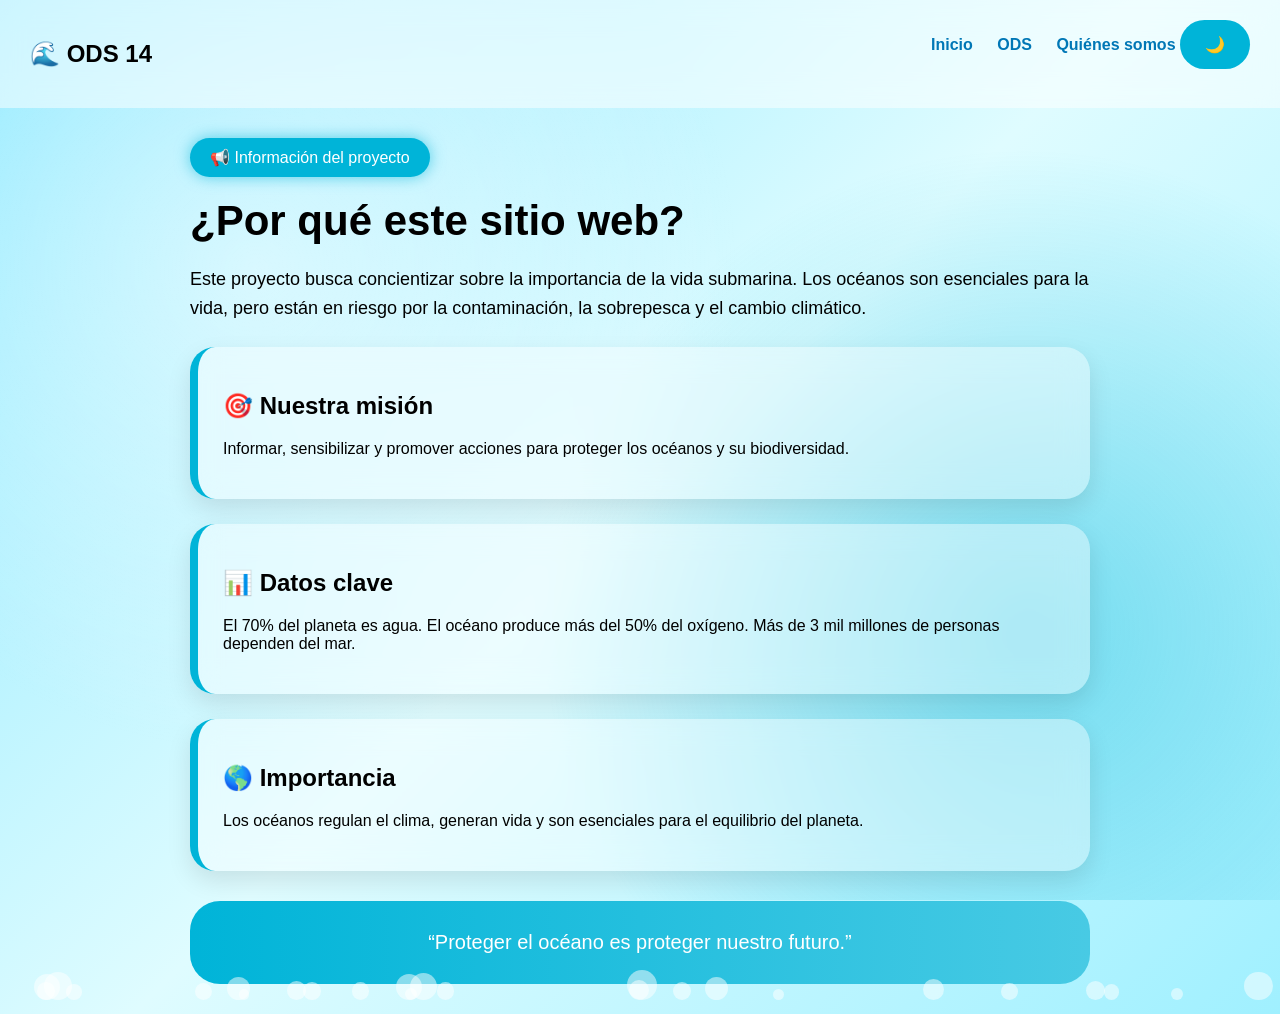
<file: index.html>
<!DOCTYPE html>
<html lang="es">
<head>
<meta charset="UTF-8">
<title>ODS 14</title>
<link rel="stylesheet" href="styles.css">
</head>

<body>

<div class="bubbles"></div>

<nav>
    <h1>🌊 ODS 14</h1>
    <div>
        <a href="index.html">Inicio</a>
        <a href="ods14.html">ODS</a>
        <a href="acerca.html">Quiénes somos</a>
        <button class="btn" onclick="darkMode()">🌙</button>
    </div>
</nav>

<section class="container">

<div class="tag">📢 Información del proyecto</div>

<h1 class="title">¿Por qué este sitio web?</h1>

<p class="text">
Este proyecto busca concientizar sobre la importancia de la vida submarina.
Los océanos son esenciales para la vida, pero están en riesgo por la contaminación,
la sobrepesca y el cambio climático.
</p>

<div class="card">
<h2>🎯 Nuestra misión</h2>
<p>
Informar, sensibilizar y promover acciones para proteger los océanos y su biodiversidad.
</p>
</div>

<div class="card">
<h2>📊 Datos clave</h2>
<p>
El 70% del planeta es agua.  
El océano produce más del 50% del oxígeno.  
Más de 3 mil millones de personas dependen del mar.
</p>
</div>

<div class="card">
<h2>🌎 Importancia</h2>
<p>
Los océanos regulan el clima, generan vida y son esenciales para el equilibrio del planeta.
</p>
</div>

<div class="quote">
“Proteger el océano es proteger nuestro futuro.”
</div>

</section>

<script src="script.js"></script>
</body>
</html>
</file>
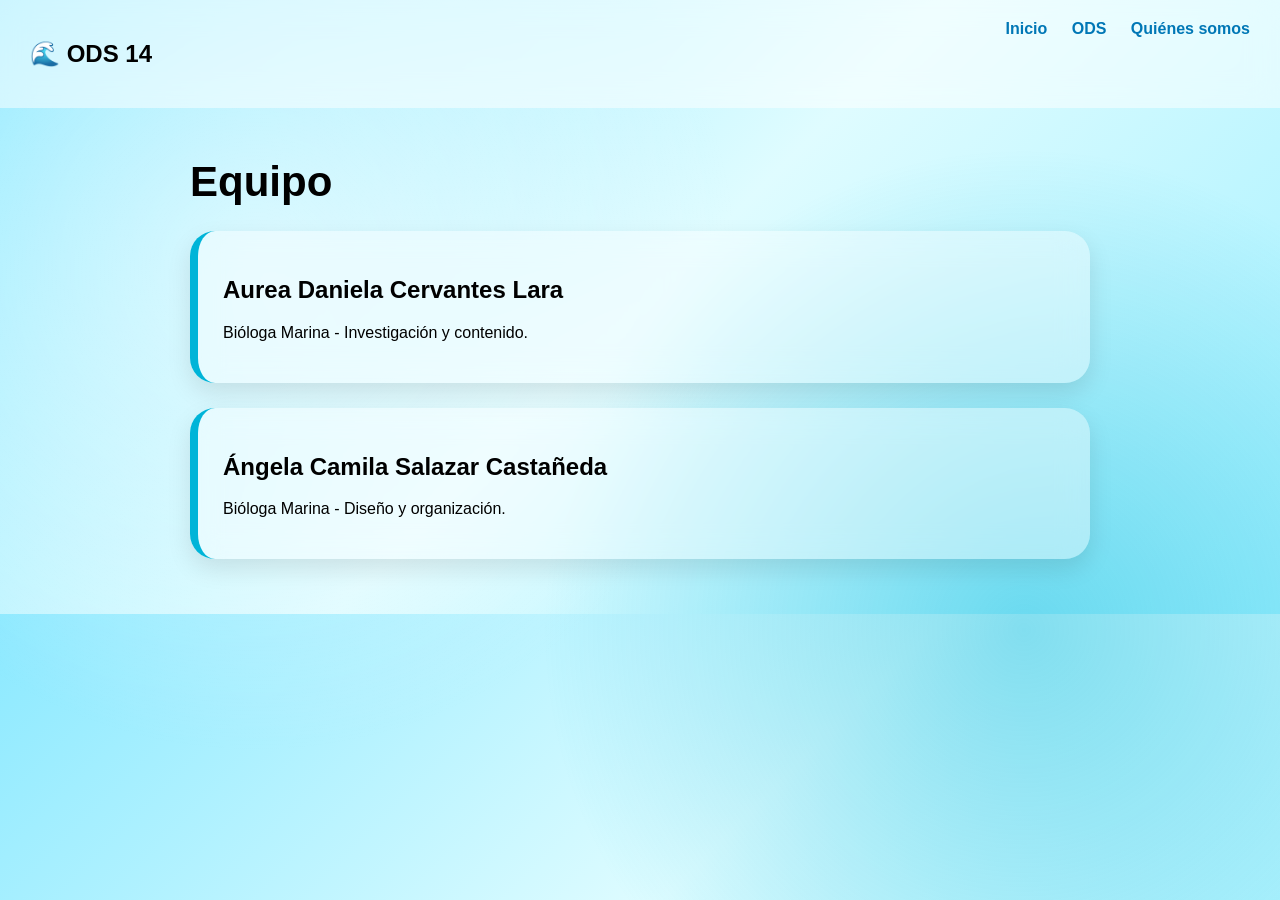
<file: acerca.html>
<!DOCTYPE html>
<html lang="es">
<head>
<meta charset="UTF-8">
<title>Acerca de</title>
<link rel="stylesheet" href="styles.css">
</head>

<body>

<nav>
<h1>🌊 ODS 14</h1>
<div>
<a href="index.html">Inicio</a>
<a href="ods14.html">ODS</a>
<a href="acerca.html">Quiénes somos</a>
</div>
</nav>

<section class="container">

<h1 class="title">Equipo</h1>

<div class="card">
<h2>Aurea Daniela Cervantes Lara</h2>
<p>Bióloga Marina - Investigación y contenido.</p>
</div>

<div class="card">
<h2>Ángela Camila Salazar Castañeda</h2>
<p>Bióloga Marina - Diseño y organización.</p>
</div>

</section>

</body>
</html>
</file>
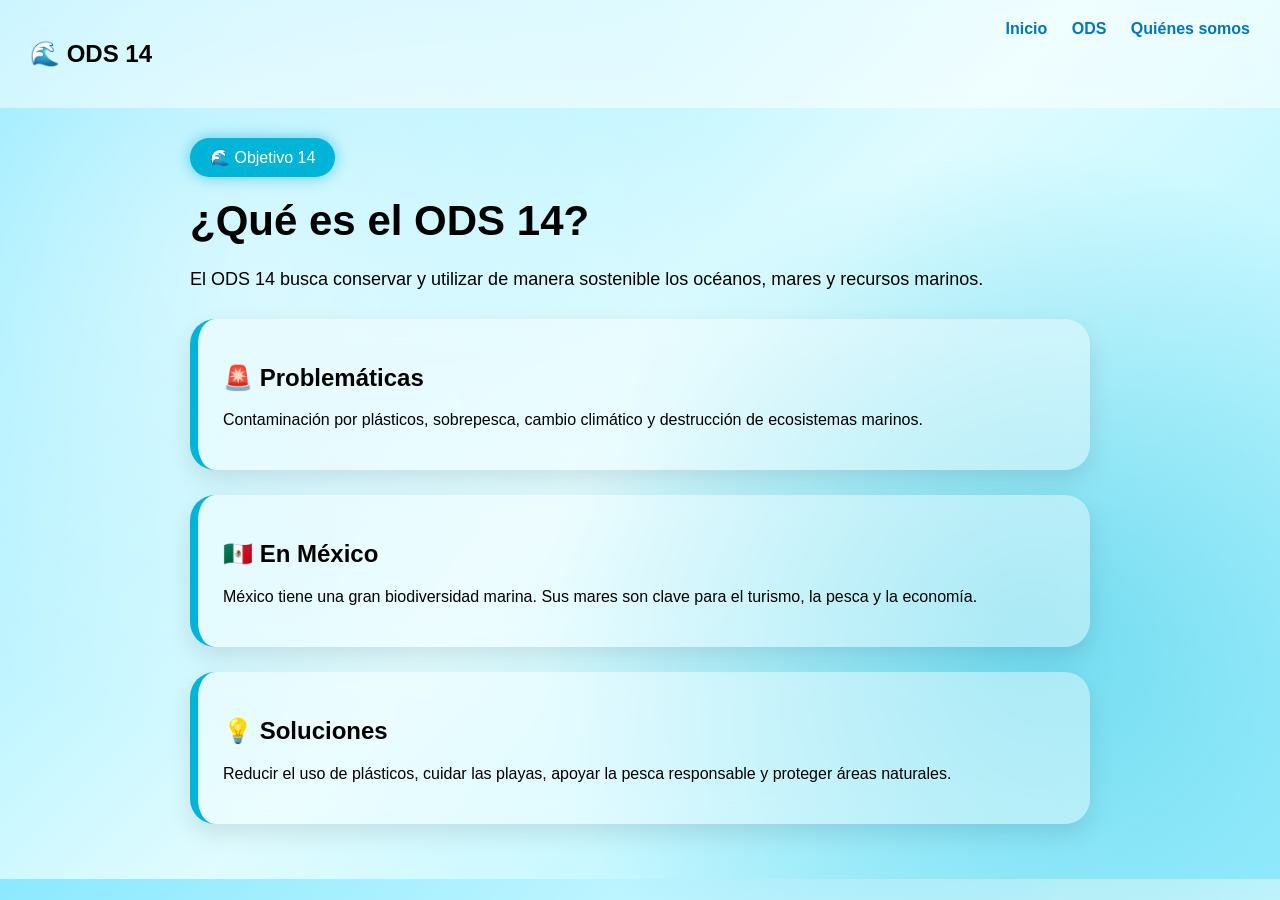
<file: ods14.html>
<!DOCTYPE html>
<html lang="es">
<head>
<meta charset="UTF-8">
<title>ODS 14</title>
<link rel="stylesheet" href="styles.css">
</head>

<body>

<nav>
<h1>🌊 ODS 14</h1>
<div>
<a href="index.html">Inicio</a>
<a href="ods14.html">ODS</a>
<a href="acerca.html">Quiénes somos</a>
</div>
</nav>

<section class="container">

<div class="tag">🌊 Objetivo 14</div>

<h1 class="title">¿Qué es el ODS 14?</h1>

<p class="text">
El ODS 14 busca conservar y utilizar de manera sostenible los océanos, mares y recursos marinos.
</p>

<div class="card">
<h2>🚨 Problemáticas</h2>
<p>
Contaminación por plásticos, sobrepesca, cambio climático y destrucción de ecosistemas marinos.
</p>
</div>

<div class="card">
<h2>🇲🇽 En México</h2>
<p>
México tiene una gran biodiversidad marina. Sus mares son clave para el turismo, la pesca y la economía.
</p>
</div>

<div class="card">
<h2>💡 Soluciones</h2>
<p>
Reducir el uso de plásticos, cuidar las playas, apoyar la pesca responsable y proteger áreas naturales.
</p>
</div>

</section>

</body>
</html>
</file>
<file: styles.css>
body{
    margin:0;
    font-family:'Segoe UI', sans-serif;
    background: linear-gradient(135deg, #8be9ff, #dffcff, #a0f0ff);
    overflow-x:hidden;
}

/* FONDO AERO */
body::before{
    content:"";
    position:fixed;
    width:100%;
    height:100%;
    background: radial-gradient(circle at 20% 30%, rgba(255,255,255,0.5), transparent 40%),
                radial-gradient(circle at 80% 70%, rgba(0,180,216,0.4), transparent 40%);
    z-index:-1;
}

/* BURBUJAS */
.bubbles span{
    position:absolute;
    bottom:-100px;
    width:20px;
    height:20px;
    background:rgba(255,255,255,0.5);
    border-radius:50%;
    animation: rise 15s infinite;
}

@keyframes rise{
    0%{transform:translateY(0) scale(1);}
    100%{transform:translateY(-1200px) scale(1.5);}
}

/* NAV */
nav{
    display:flex;
    justify-content:space-between;
    padding:20px 30px;
    background: rgba(255,255,255,0.5);
    backdrop-filter: blur(15px);
    position:sticky;
    top:0;
}

nav a{
    margin-left:20px;
    text-decoration:none;
    color:#0077b6;
    font-weight:bold;
}

/* CONTENEDOR */
.container{
    max-width:900px;
    margin:auto;
    padding:30px;
}

/* ETIQUETA */
.tag{
    background:#00b4d8;
    color:white;
    padding:10px 20px;
    border-radius:25px;
    display:inline-block;
    box-shadow:0 0 15px rgba(0,180,216,0.6);
}

/* TITULO */
.title{
    font-size:42px;
    margin:20px 0;
}

/* TEXTO */
.text{
    font-size:18px;
    line-height:1.6;
}

/* TARJETAS GLASS */
.card{
    background: rgba(255,255,255,0.4);
    backdrop-filter: blur(15px);
    padding:25px;
    border-radius:25px;
    margin:25px 0;
    border-left:8px solid #00b4d8;
    box-shadow:0 10px 25px rgba(0,0,0,0.1);
    transition:0.3s;
}

.card:hover{
    transform:scale(1.03);
}

/* FRASE */
.quote{
    background: linear-gradient(to right,#00b4d8,#48cae4);
    color:white;
    padding:30px;
    border-radius:30px;
    text-align:center;
    font-size:20px;
    margin-top:30px;
}

/* BOTÓN */
.btn{
    background:#00b4d8;
    color:white;
    padding:15px 25px;
    border:none;
    border-radius:30px;
    cursor:pointer;
    font-size:16px;
}

/* MODO OSCURO */
.dark{
    background: #0a1a2a;
    color:white;
}
</file>
